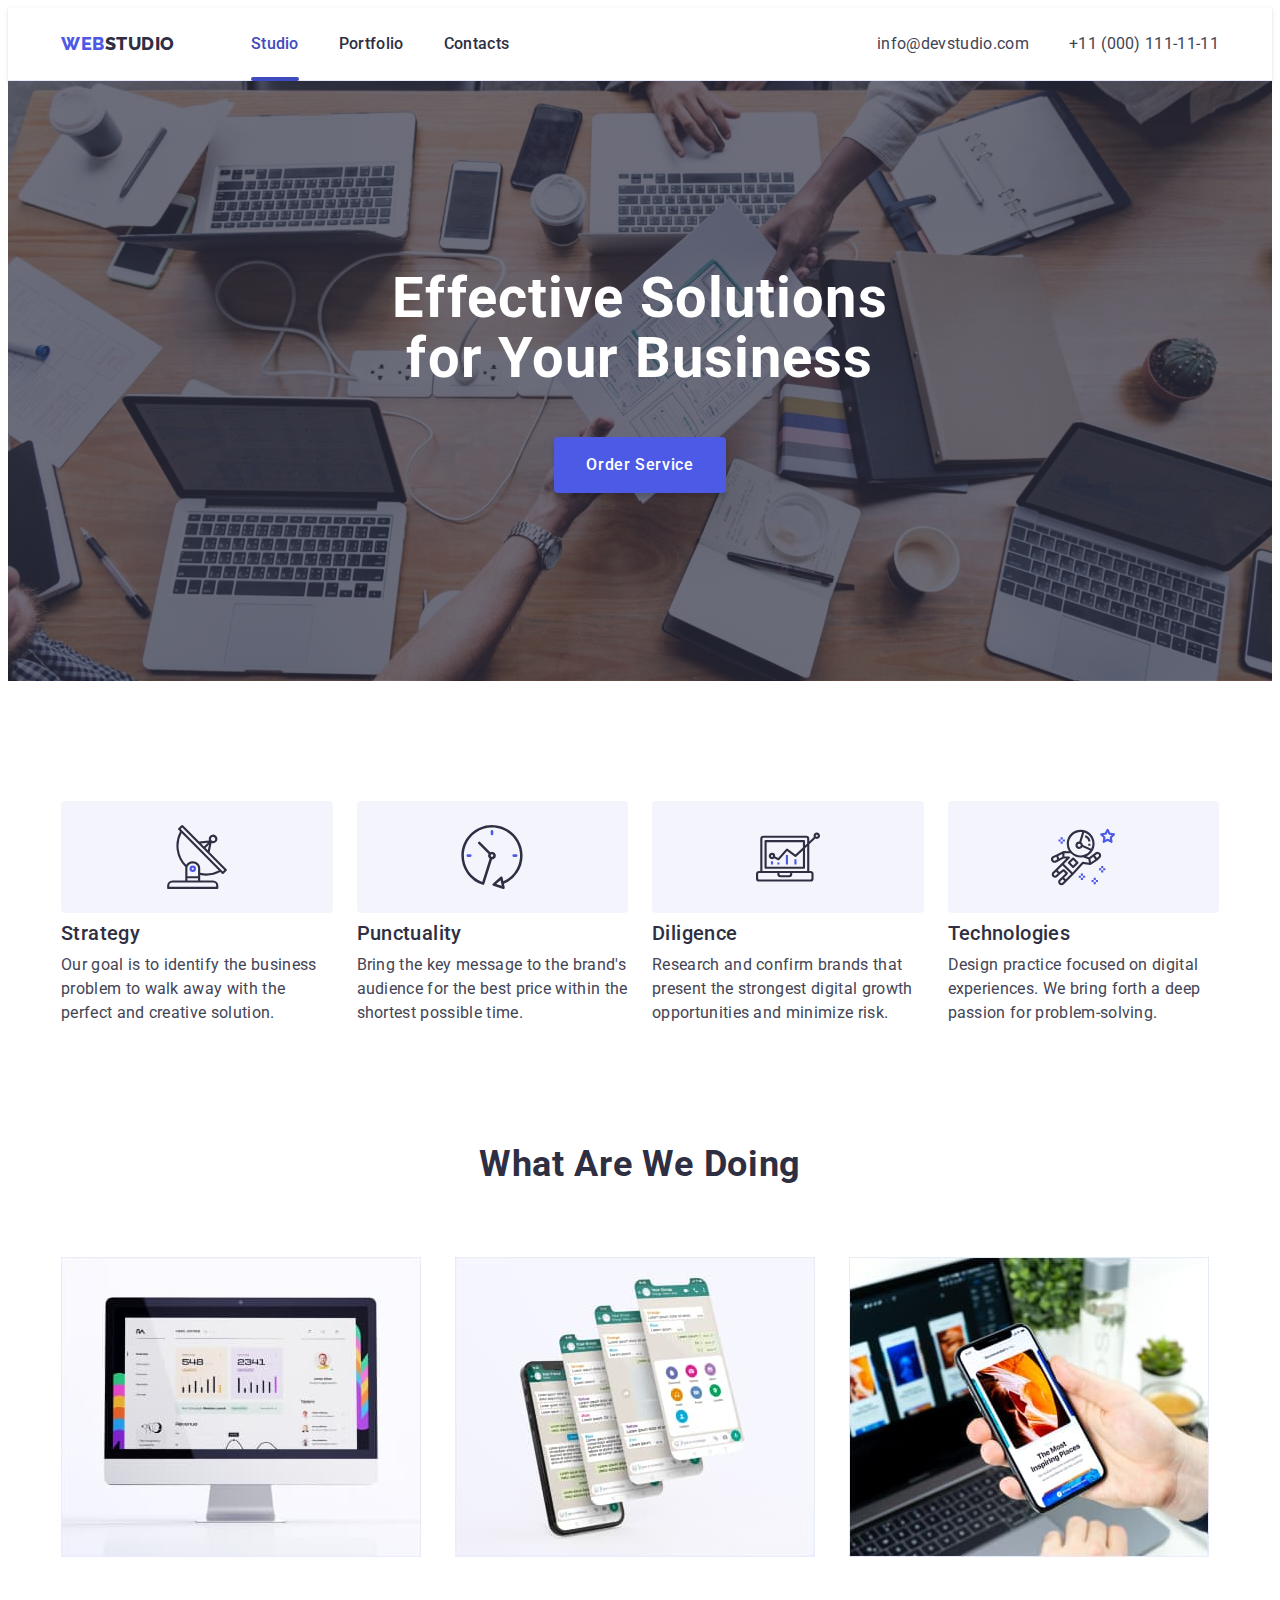
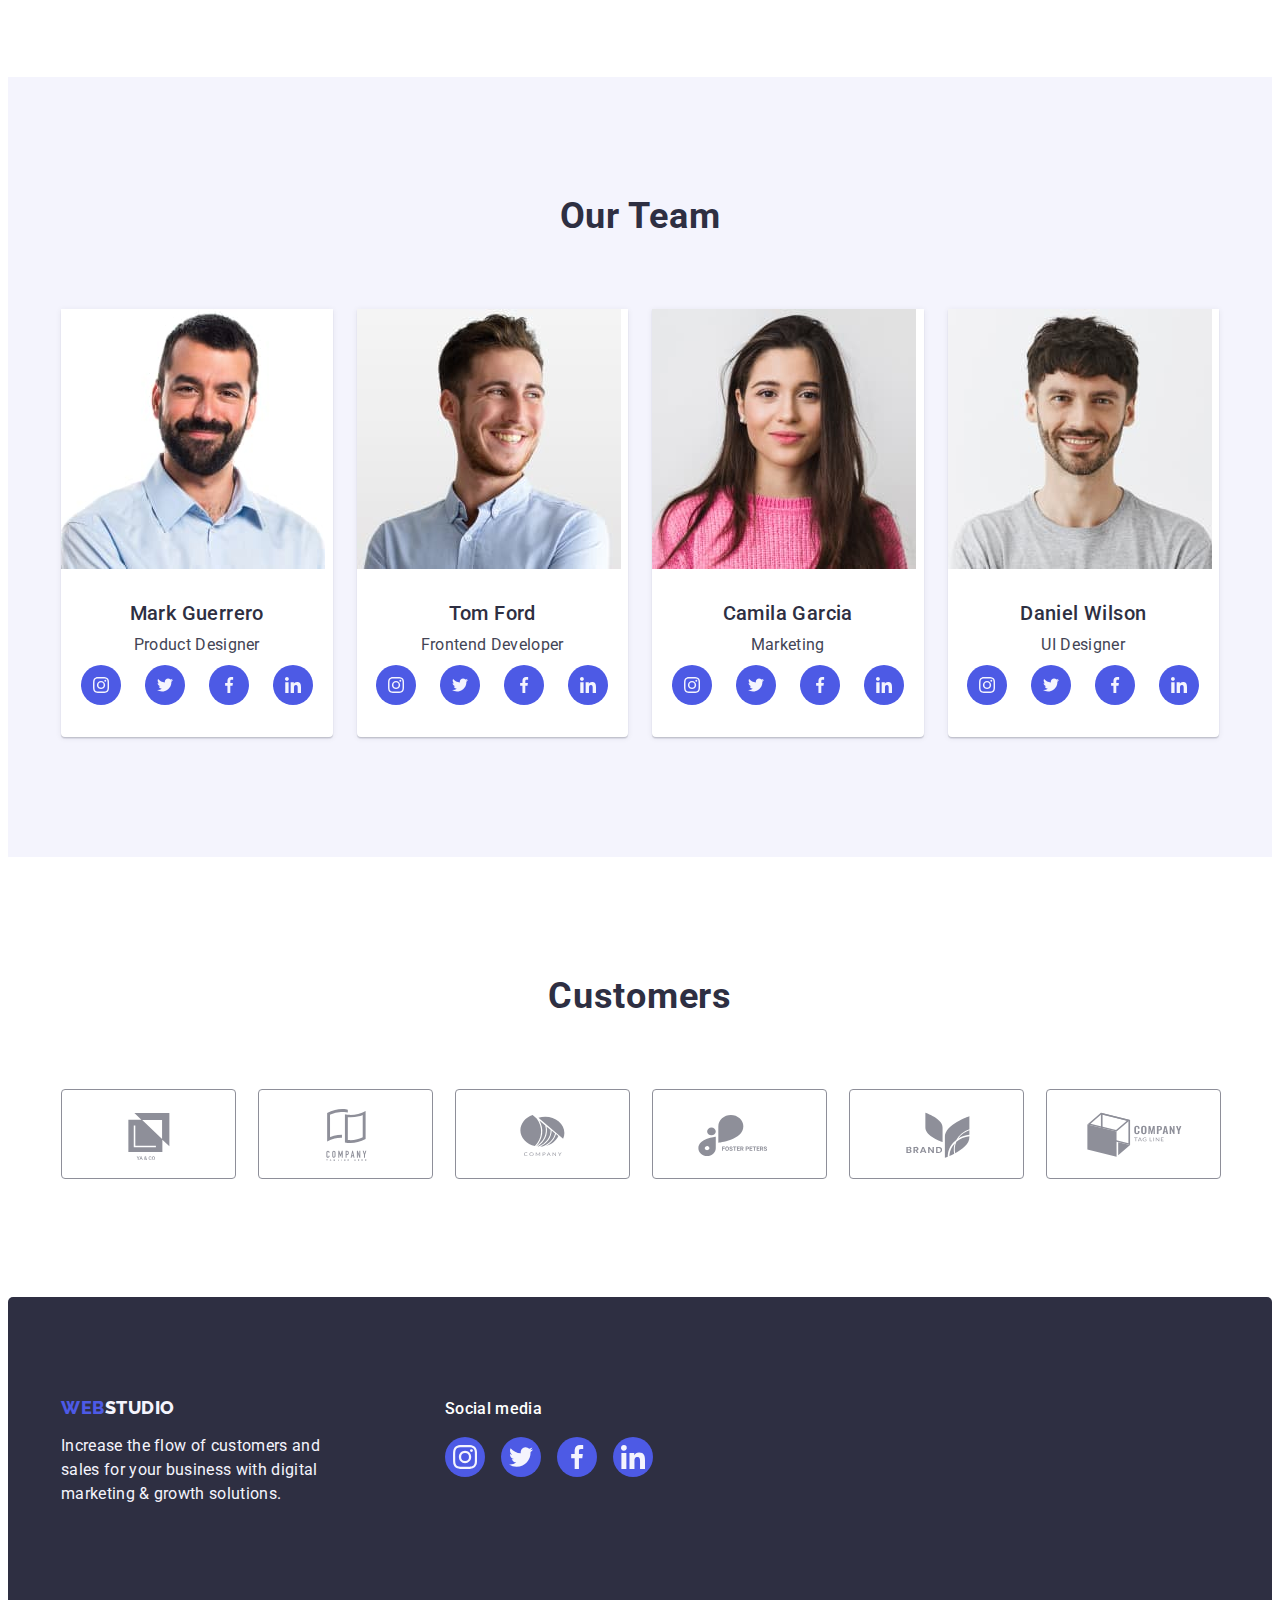
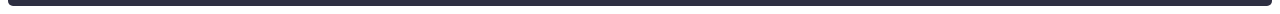
<file: index.html>
<!DOCTYPE html>
<html lang="en">

<head>
    <meta charset="UTF-8" />
    <meta http-equiv="X-UA-Compatible" content="IE=edge" />
    <meta name="viewport" content="width=device-width, initial-scale=1.0" />
    <link rel="preconnect" href="https://fonts.googleapis.com" />
    <link rel="preconnect" href="https://fonts.gstatic.com" crossorigin />
    <link
        href="https://fonts.googleapis.com/css2?family=Raleway:wght@800&family=Roboto:wght@400;500;700;900&display=swap"
        rel="stylesheet" />
    <link rel="stylesheet" href="https://cdnjs.cloudflare.com/ajax/libs/modern-normalize/2.0.0/modern-normalize.min.css"
        integrity="sha512-4xo8blKMVCiXpTaLzQSLSw3KFOVPWhm/TRtuPVc4WG6kUgjH6J03IBuG7JZPkcWMxJ5huwaBpOpnwYElP/m6wg=="
        crossorigin="anonymous" referrerpolicy="no-referrer" />
    <link rel="stylesheet" href="./css/styles.css" />
    <title>Webstudio</title>
</head>

<body>
    <header class="header">
        <div class="container container-nav">
            <nav class="navigation">
                <a href="./index.html" class="logo link logo-head">Web<span class="logo-header">Studio</span></a>
                <ul class="list sate-navigation">
                    <li><a href="./index.html" class="sate-nav link current">Studio</a></li>
                    <li>
                        <a href="./portfolio.html" class="sate-nav link">Portfolio</a>
                    </li>
                    <li><a href="" class="sate-nav link">Contacts</a></li>
                </ul>
            </nav>
            <address class="address">
                <ul class="address-list list">
                    <li>
                        <a href="mailto:info@devstudio.com" class="address-link link">info@devstudio.com</a>
                    </li>
                    <li>
                        <a href="tel:+110001111111" class="address-link link">+11 (000) 111-11-11</a>
                    </li>
                </ul>
            </address>
        </div>
    </header>

    <main>
        <section class="hero">
            <div class="container container-hero">
                <h1 class="hero-title">Effective Solutions for Your Business</h1>
                <button type="button" class="button" data-modal-open>Order Service</button>
            </div>
        </section>

        <section class="section">
            <div class="container container-strategy">
                <h2 class="visually-hidden" hidden>Features</h2>
                <ul class="list">
                    <li class="strategy-list">
                        <div class="strategy-item">
                            <svg class="strategy-icon" width="64" height="64">
                                <use href="./images/icons.svg#icon-antenna"></use>
                            </svg>
                        </div>
                        <h3 class="section-list">Strategy</h3>
                        <p class="text">
                            Our goal is to identify the business problem to walk away with the perfect and
                            creative solution.
                        </p>
                    </li>
                    <li class="strategy-list">
                        <div class="strategy-item">
                            <svg class="strategy-icon" width="64" height="64">
                                <use href="./images/icons.svg#icon-clock"></use>
                            </svg>
                        </div>
                        <h3 class="section-list">Punctuality</h3>
                        <p class="text">
                            Bring the key message to the brand's audience for the best price within the shortest
                            possible time.
                        </p>
                    </li>
                    <li class="strategy-list">
                        <div class="strategy-item">
                            <svg class="strategy-icon" width="64" height="64">
                                <use href="./images/icons.svg#icon-diagram"></use>
                            </svg>
                        </div>
                        <h3 class="section-list">Diligence</h3>
                        <p class="text">
                            Research and confirm brands that present the strongest digital growth opportunities
                            and minimize risk.
                        </p>
                    </li>
                    <li class="strategy-list">
                        <div class="strategy-item">
                            <svg class="strategy-icon" width="64" height="64">
                                <use href="./images/icons.svg#icon-astronaut"></use>
                            </svg>
                        </div>
                        <h3 class="section-list">Technologies</h3>
                        <p class="text">
                            Design practice focused on digital experiences. We bring forth a deep passion for
                            problem-solving.
                        </p>
                    </li>
                </ul>
            </div>
        </section>

        <section class="section-work">
            <div class="container container-work">
                <h2 class="section-title">What are we doing</h2>
                <ul class="list">
                    <li class="work-list">
                        <img src="./images/img1.jpg" alt="Computer" width="360" height="300" />
                    </li>
                    <li class="work-list">
                        <img src="./images/img2.jpg" alt="Application" width="360" height="300" />
                    </li>
                    <li class="work-list">
                        <img src="./images/img3.jpg" alt="Gagets" width="360" height="300" />
                    </li>
                </ul>
            </div>
        </section>

        <section class="section-cloud">
            <div class="container">
                <h2 class="section-title">Our Team</h2>
                <ul class="list">
                    <li class="cloud-list">
                        <img src="./images/Mark-Guerrero.jpg" alt="Mark Guerrero" width="264" height="260" />
                        <div class="text-team">
                            <h3 class="section-list team">Mark Guerrero</h3>
                            <p class="text team">Product Designer</p>
                            <ul class="team-soc-list list">
                                <li class="team-soc-item">
                                    <a href="" class="team-soc-link link" target="_blank" rel="noreferrer noopener">
                                        <svg class="team-soc-icon" width="16" height="16">
                                            <use href="./images/icons.svg#icon-instagram"></use>
                                        </svg>
                                    </a>
                                </li>
                                <li class="team-soc-item">
                                    <a href="" class="team-soc-link link" target="_blank" rel="noreferrer noopener">
                                        <svg class="team-soc-icon" width="16" height="16">
                                            <use href="./images/icons.svg#icon-twitter"></use>
                                        </svg>
                                    </a>
                                </li>
                                <li class="team-soc-item">
                                    <a href="" class="team-soc-link link" target="_blank" rel="noreferrer noopener">
                                        <svg class="team-soc-icon" width="16" height="16">
                                            <use href="./images/icons.svg#icon-facebook"></use>
                                        </svg>
                                    </a>
                                </li>
                                <li class="team-soc-item">
                                    <a href="" class="team-soc-link link" target="_blank" rel="noreferrer noopener">
                                        <svg class="team-soc-icon" width="16" height="16">
                                            <use href="./images/icons.svg#icon-linkedin"></use>
                                        </svg>
                                    </a>
                                </li>
                            </ul>
                        </div>
                    </li>
                    <li class="cloud-list">
                        <img src="./images/Tom-Ford.jpg" alt="Tom Ford" width="264" height="260" />
                        <div class="text-team">
                            <h3 class="section-list team">Tom Ford</h3>
                            <p class="text team">Frontend Developer</p>
                            <ul class="team-soc-list list">
                                <li class="team-soc-item">
                                    <a href="" class="team-soc-link link" target="_blank" rel="noreferrer noopener">
                                        <svg class="team-soc-icon" width="16" height="16">
                                            <use href="./images/icons.svg#icon-instagram"></use>
                                        </svg>
                                    </a>
                                </li>
                                <li class="team-soc-item">
                                    <a href="" class="team-soc-link link" target="_blank" rel="noreferrer noopener">
                                        <svg class="team-soc-icon" width="16" height="16">
                                            <use href="./images/icons.svg#icon-twitter"></use>
                                        </svg>
                                    </a>
                                </li>
                                <li class="team-soc-item">
                                    <a href="" class="team-soc-link link" target="_blank" rel="noreferrer noopener">
                                        <svg class="team-soc-icon" width="16" height="16">
                                            <use href="./images/icons.svg#icon-facebook"></use>
                                        </svg>
                                    </a>
                                </li>
                                <li class="team-soc-item">
                                    <a href="" class="team-soc-link link" target="_blank" rel="noreferrer noopener">
                                        <svg class="team-soc-icon" width="16" height="16">
                                            <use href="./images/icons.svg#icon-linkedin"></use>
                                        </svg>
                                    </a>
                                </li>
                            </ul>
                        </div>
                    </li>
                    <li class="cloud-list">
                        <img src="./images/Camila-Garcia.jpg" alt="Camila Garcia" width="264" height="260" />
                        <div class="text-team">
                            <h3 class="section-list team">Camila Garcia</h3>
                            <p class="text team">Marketing</p>
                            <ul class="team-soc-list list">
                                <li class="team-soc-item">
                                    <a href="" class="team-soc-link link" target="_blank" rel="noreferrer noopener">
                                        <svg class="team-soc-icon" width="16" height="16">
                                            <use href="./images/icons.svg#icon-instagram"></use>
                                        </svg>
                                    </a>
                                </li>
                                <li class="team-soc-item">
                                    <a href="" class="team-soc-link link" target="_blank" rel="noreferrer noopener">
                                        <svg class="team-soc-icon" width="16" height="16">
                                            <use href="./images/icons.svg#icon-twitter"></use>
                                        </svg>
                                    </a>
                                </li>
                                <li class="team-soc-item">
                                    <a href="" class="team-soc-link link" target="_blank" rel="noreferrer noopener">
                                        <svg class="team-soc-icon" width="16" height="16">
                                            <use href="./images/icons.svg#icon-facebook"></use>
                                        </svg>
                                    </a>
                                </li>
                                <li class="team-soc-item">
                                    <a href="" class="team-soc-link link" target="_blank" rel="noreferrer noopener">
                                        <svg class="team-soc-icon" width="16" height="16">
                                            <use href="./images/icons.svg#icon-linkedin"></use>
                                        </svg>
                                    </a>
                                </li>
                            </ul>
                        </div>
                    </li>
                    <li class="cloud-list">
                        <img src="./images/Daniel-Wilson.jpg" alt="Daniel Wilson" width="264" height="260" />
                        <div class="text-team">
                            <h3 class="section-list team">Daniel Wilson</h3>
                            <p class="text team">UI Designer</p>
                            <ul class="team-soc-list list">
                                <li class="team-soc-item">
                                    <a href="" class="team-soc-link link" target="_blank" rel="noreferrer noopener">
                                        <svg class="team-soc-icon" width="16" height="16">
                                            <use href="./images/icons.svg#icon-instagram"></use>
                                        </svg>
                                    </a>
                                </li>
                                <li class="team-soc-item">
                                    <a href="" class="team-soc-link link" target="_blank" rel="noreferrer noopener">
                                        <svg class="team-soc-icon" width="16" height="16">
                                            <use href="./images/icons.svg#icon-twitter"></use>
                                        </svg>
                                    </a>
                                </li>
                                <li class="team-soc-item">
                                    <a href="" class="team-soc-link link" target="_blank" rel="noreferrer noopener">
                                        <svg class="team-soc-icon" width="16" height="16">
                                            <use href="./images/icons.svg#icon-facebook"></use>
                                        </svg>
                                    </a>
                                </li>
                                <li class="team-soc-item">
                                    <a href="" class="team-soc-link link" target="_blank" rel="noreferrer noopener">
                                        <svg class="team-soc-icon" width="16" height="16">
                                            <use href="./images/icons.svg#icon-linkedin"></use>
                                        </svg>
                                    </a>
                                </li>
                            </ul>
                        </div>
                    </li>
                </ul>
            </div>
        </section>

        <section class="section">
            <div class="container">
                <h2 class="section-title">Customers</h2>
                <ul class="list customers-list">
                    <li class="customers-item">
                        <a href="" class="customers-link link" target="_blank" rel="noreferrer noopener">
                            <svg class="customers-icon" width="104" height="56">
                                <use href="./images/icons.svg#icon-ya-co"></use>
                            </svg>
                        </a>
                    </li>
                    <li class="customers-item">
                        <a href="" class="customers-link link" target="_blank" rel="noreferrer noopener">
                            <svg class="customers-icon" width="104" height="56">
                                <use href="./images/icons.svg#icon-tag-line-here"></use>
                            </svg>
                        </a>
                    </li>
                    <li class="customers-item">
                        <a href="" class="customers-link link" target="_blank" rel="noreferrer noopener">
                            <svg class="customers-icon" width="104" height="56">
                                <use href="./images/icons.svg#icon-company"></use>
                            </svg>
                        </a>
                    </li>
                    <li class="customers-item">
                        <a href="" class="customers-link link" target="_blank" rel="noreferrer noopener">
                            <svg class="customers-icon" width="104" height="56">
                                <use href="./images/icons.svg#icon-foster-peters"></use>
                            </svg>
                        </a>
                    </li>
                    <li class="customers-item">
                        <a href="" class="customers-link link" target="_blank" rel="noreferrer noopener">
                            <svg class="customers-icon" width="104" height="56">
                                <use href="./images/icons.svg#icon-brand"></use>
                            </svg>
                        </a>
                    </li>
                    <li class="customers-item">
                        <a href="" class="customers-link link" target="_blank" rel="noreferrer noopener">
                            <svg class="customers-icon" width="104" height="56">
                                <use href="./images/icons.svg#icon-tag-line"></use>
                            </svg>
                        </a>
                    </li>
                </ul>
            </div>
        </section>
    </main>

    <footer class="footer">
        <div class="container container-footer">
            <div class="footer-logo">
                <a href="./index.html" class="logo link logo-foot">Web<span class="logo-footer">Studio</span></a>
                <p class="footer-text">
                    Increase the flow of customers and sales for your business with digital marketing &
                    growth solutions.
                </p>
            </div>
            <div class="footer-social">
                <p class="footer-social-text">Social media</p>
                <ul class="footer-soc-list list">
                    <li class="team-soc-item">
                        <a href="" class="footer-soc-link link" target="_blank" rel="noreferrer noopener">
                            <svg class="footer-soc-icon" width="24" height="24">
                                <use href="./images/icons.svg#icon-instagram"></use>
                            </svg>
                        </a>
                    </li>
                    <li class="team-soc-item">
                        <a href="" class="footer-soc-link link" target="_blank" rel="noreferrer noopener">
                            <svg class="footer-soc-icon" width="24" height="24">
                                <use href="./images/icons.svg#icon-twitter"></use>
                            </svg>
                        </a>
                    </li>
                    <li class="team-soc-item">
                        <a href="" class="footer-soc-link link" target="_blank" rel="noreferrer noopener">
                            <svg class="footer-soc-icon" width="24" height="24">
                                <use href="./images/icons.svg#icon-facebook"></use>
                            </svg>
                        </a>
                    </li>
                    <li class="team-soc-item">
                        <a href="" class="footer-soc-link link" target="_blank" rel="noreferrer noopener">
                            <svg class="footer-soc-icon" width="24" height="24">
                                <use href="./images/icons.svg#icon-linkedin"></use>
                            </svg>
                        </a>
                    </li>
                </ul>
            </div>
        </div>
    </footer>

    <div class="backdrop is-hidden" data-modal>
        <div class="modal">
            <button type="button" class="close-icon-modal" data-modal-close>
                <svg class="close-icon" width="8" height="8">
                    <use href="./images/icons.svg#icon-close-black"></use>
                </svg>
            </button>
        </div>
    </div>

    <script src="./js/modal.js"></script>
</body>

</html>
</file>
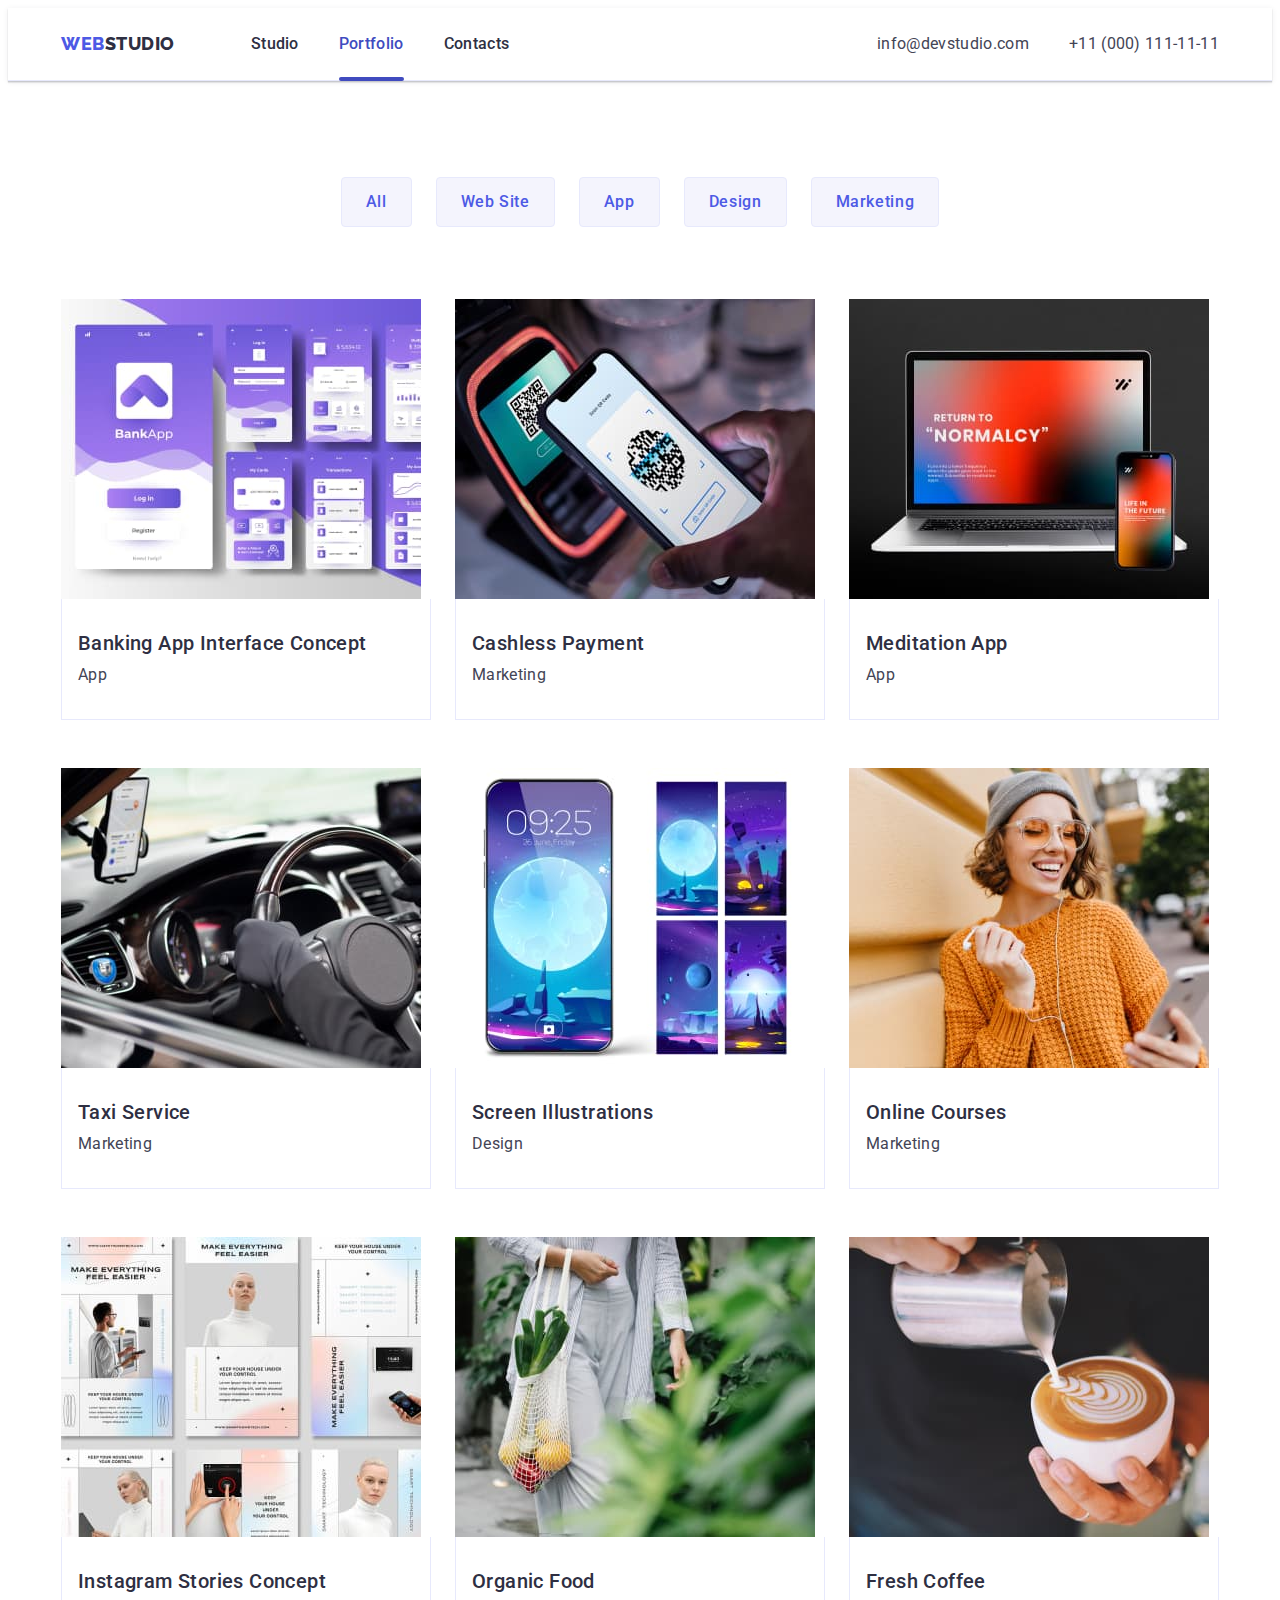
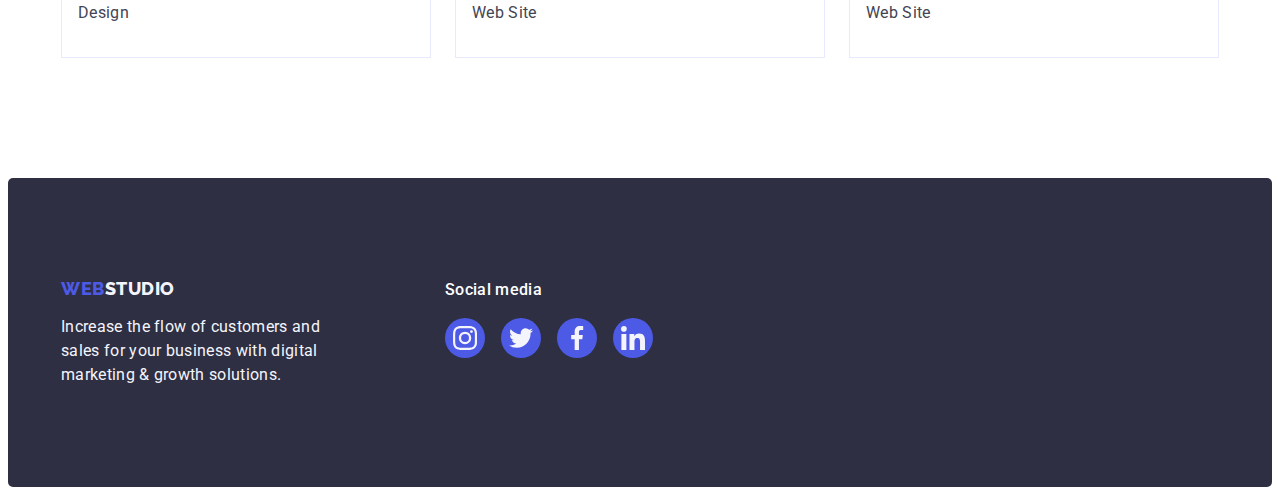
<file: portfolio.html>
<!DOCTYPE html>
<html lang="en">

<head>
    <meta charset="UTF-8" />
    <meta http-equiv="X-UA-Compatible" content="IE=edge" />
    <meta name="viewport" content="width=device-width, initial-scale=1.0" />
    <link rel="preconnect" href="https://fonts.googleapis.com" />
    <link rel="preconnect" href="https://fonts.gstatic.com" crossorigin />
    <link
        href="https://fonts.googleapis.com/css2?family=Raleway:wght@800&family=Roboto:wght@400;500;700;900&display=swap"
        rel="stylesheet" />
    <link rel="stylesheet" href="https://cdnjs.cloudflare.com/ajax/libs/modern-normalize/2.0.0/modern-normalize.min.css"
        integrity="sha512-4xo8blKMVCiXpTaLzQSLSw3KFOVPWhm/TRtuPVc4WG6kUgjH6J03IBuG7JZPkcWMxJ5huwaBpOpnwYElP/m6wg=="
        crossorigin="anonymous" referrerpolicy="no-referrer" />
    <link rel="stylesheet" href="./css/styles.css" />
    <title>Portfolio</title>
</head>

<body>
    <header class="header">
        <div class="container container-nav">
            <nav class="navigation">
                <a href="./index.html" class="logo link logo-head">Web<span class="logo-header">Studio</span></a>
                <ul class="list sate-navigation">
                    <li><a href="./index.html" class="sate-nav link">Studio</a></li>
                    <li>
                        <a href="./portfolio.html" class="sate-nav link current">Portfolio</a>
                    </li>
                    <li><a href="" class="sate-nav link">Contacts</a></li>
                </ul>
            </nav>
            <address class="address">
                <ul class="address-list list">
                    <li>
                        <a href="mailto:info@devstudio.com" class="address-link link">info@devstudio.com</a>
                    </li>
                    <li>
                        <a href="tel:+110001111111" class="address-link link">+11 (000) 111-11-11</a>
                    </li>
                </ul>
            </address>
        </div>
    </header>
    <main>
        <section class="section-portfolio">
            <div class="container">
                <h1 class="visually-hidden" hidden>Works filter</h1>
                <ul class="list button-list">
                    <li><button type="button" class="button-portfolio">All</button></li>
                    <li><button type="button" class="button-portfolio">Web Site</button></li>
                    <li><button type="button" class="button-portfolio">App</button></li>
                    <li><button type="button" class="button-portfolio">Design</button></li>
                    <li><button type="button" class="button-portfolio">Marketing</button></li>
                </ul>
                <ul class="list gallery-list">
                    <li class="image link">
                        <a class="image-link link" href="">
                            <div class="gallery-cover-wrap">
                                <img src="./images/portfolio-img-1.jpg" alt="Banking App Interface Concept" width="360"
                                    height="300" />
                                <p class="gallery-cover-text">
                                    14 Stylish and User-Friendly App Design Concepts · Task Manager App · Calorie
                                    Tracker App · Exotic Fruit Ecommerce App · Cloud Storage App
                                </p>
                            </div>
                            <div class="gallery-text">
                                <h2 class="section-list">Banking App Interface Concept</h2>
                                <p class="text">App</p>
                            </div>
                        </a>
                    </li>
                    <li class="image link">
                        <a class="image-link link" href="">
                            <div class="gallery-cover-wrap">
                                <img src="./images/portfolio-img-2.jpg" alt="Cashless Payment" width="360" height="300" />
                                <p class="gallery-cover-text">
                                    14 Stylish and User-Friendly App Design Concepts · Task Manager App · Calorie
                                    Tracker App · Exotic Fruit Ecommerce App · Cloud Storage App
                                </p>
                            </div>
                            <div class="gallery-text">
                                <h2 class="section-list">Cashless Payment</h2>
                                <p class="text">Marketing</p>
                            </div>
                        </a>
                    </li>
                    <li class="image link">
                        <a class="image-link link" href="">
                            <div class="gallery-cover-wrap">
                                <img src="./images/portfolio-img-3.jpg" alt="Meditation App" width="360" height="300" />
                                <p class="gallery-cover-text">
                                    14 Stylish and User-Friendly App Design Concepts · Task Manager App · Calorie
                                    Tracker App · Exotic Fruit Ecommerce App · Cloud Storage App
                                </p>
                            </div>
                            <div class="gallery-text">
                                <h2 class="section-list">Meditation App</h2>
                                <p class="text">App</p>
                            </div>
                        </a>
                    </li>
                    <li class="image link">
                        <a class="image-link link" href="">
                            <div class="gallery-cover-wrap">
                                <img src="./images/portfolio-img-4.jpg" alt="Taxi Service" width="360" height="300" />
                                <p class="gallery-cover-text">
                                    14 Stylish and User-Friendly App Design Concepts · Task Manager App · Calorie
                                    Tracker App · Exotic Fruit Ecommerce App · Cloud Storage App
                                </p>
                            </div>
                            <div class="gallery-text">
                                <h2 class="section-list">Taxi Service</h2>
                                <p class="text">Marketing</p>
                            </div>
                        </a>
                    </li>
                    <li class="image link">
                        <a class="image-link link" href="">
                            <div class="gallery-cover-wrap">
                                <img src="./images/portfolio-img-5.jpg" alt="Screen Illustrations" width="360"
                                    height="300" />
                                <p class="gallery-cover-text">
                                    14 Stylish and User-Friendly App Design Concepts · Task Manager App · Calorie
                                    Tracker App · Exotic Fruit Ecommerce App · Cloud Storage App
                                </p>
                            </div>
                            <div class="gallery-text">
                                <h2 class="section-list">Screen Illustrations</h2>
                                <p class="text">Design</p>
                            </div>
                        </a>
                    </li>
                    <li class="image link">
                        <a class="image-link link" href="">
                            <div class="gallery-cover-wrap">
                                <img src="./images/portfolio-img-6.jpg" alt="Online Courses" width="360" height="300" />
                                <p class="gallery-cover-text">
                                    14 Stylish and User-Friendly App Design Concepts · Task Manager App · Calorie
                                    Tracker App · Exotic Fruit Ecommerce App · Cloud Storage App
                                </p>
                            </div>
                            <div class="gallery-text">
                                <h2 class="section-list">Online Courses</h2>
                                <p class="text">Marketing</p>
                            </div>
                        </a>
                    </li>
                    <li class="image link">
                        <a class="image-link link" href="">
                            <div class="gallery-cover-wrap">
                                <img src="./images/portfolio-img-7.jpg" alt="Instagram Stories Concept" width="360"
                                    height="300" />
                                <p class="gallery-cover-text">
                                    14 Stylish and User-Friendly App Design Concepts · Task Manager App · Calorie
                                    Tracker App · Exotic Fruit Ecommerce App · Cloud Storage App
                                </p>
                            </div>
                            <div class="gallery-text">
                                <h2 class="section-list">Instagram Stories Concept</h2>
                                <p class="text">Design</p>
                            </div>
                        </a>
                    </li>
                    <li class="image link">
                        <a class="image-link link" href="">
                            <div class="gallery-cover-wrap">
                                <img src="./images/portfolio-img-8.jpg" alt="Organic Food" width="360" height="300" />
                                <p class="gallery-cover-text">
                                    14 Stylish and User-Friendly App Design Concepts · Task Manager App · Calorie
                                    Tracker App · Exotic Fruit Ecommerce App · Cloud Storage App
                                </p>
                            </div>
                            <div class="gallery-text">
                                <h2 class="section-list">Organic Food</h2>
                                <p class="text">Web Site</p>
                            </div>
                        </a>
                    </li>
                    <li class="image link">
                        <a class="image-link link" href="">
                            <div class="gallery-cover-wrap">
                                <img src="./images/portfolio-img-9.jpg" alt="Fresh Coffee" width="360" height="300" />
                                <p class="gallery-cover-text">
                                    14 Stylish and User-Friendly App Design Concepts · Task Manager App · Calorie
                                    Tracker App · Exotic Fruit Ecommerce App · Cloud Storage App
                                </p>
                            </div>
                            <div class="gallery-text">
                                <h2 class="section-list">Fresh Coffee</h2>
                                <p class="text">Web Site</p>
                            </div>
                        </a>
                    </li>
                </ul>
            </div>
        </section>
    </main>

    <footer class="footer">
        <div class="container container-footer">
            <div class="footer-logo">
                <a href="./index.html" class="logo link logo-foot">Web<span class="logo-footer">Studio</span></a>
                <p class="footer-text">
                    Increase the flow of customers and sales for your business with digital marketing &
                    growth solutions.
                </p>
            </div>
            <div class="footer-social">
                <p class="footer-social-text">Social media</p>
                <ul class="footer-soc-list list">
                    <li class="team-soc-item">
                        <a href="" class="footer-soc-link link" target="_blank" rel="noreferrer noopener">
                            <svg class="footer-soc-icon" width="24" height="24">
                                <use href="./images/icons.svg#icon-instagram"></use>
                            </svg>
                        </a>
                    </li>
                    <li class="team-soc-item">
                        <a href="" class="footer-soc-link link" target="_blank" rel="noreferrer noopener">
                            <svg class="footer-soc-icon" width="24" height="24">
                                <use href="./images/icons.svg#icon-twitter"></use>
                            </svg>
                        </a>
                    </li>
                    <li class="team-soc-item">
                        <a href="" class="footer-soc-link link" target="_blank" rel="noreferrer noopener">
                            <svg class="footer-soc-icon" width="24" height="24">
                                <use href="./images/icons.svg#icon-facebook"></use>
                            </svg>
                        </a>
                    </li>
                    <li class="team-soc-item">
                        <a href="" class="footer-soc-link link" target="_blank" rel="noreferrer noopener">
                            <svg class="footer-soc-icon" width="24" height="24">
                                <use href="./images/icons.svg#icon-linkedin"></use>
                            </svg>
                        </a>
                    </li>
                </ul>
            </div>
        </div>
    </footer>
</body>

</html>
</file>
<file: css/styles.css>
:root {
    --header-color: #2e2f42;
    --link-color: #4d5ae5;
    --text-color: #434455;
    --cloud-footer-color: #f4f4fd;
    --hero-bkgrd-color: #ffffff;
    --hover-color: #404bbf;
    --border-color: #e7e9fc;
    --hover-soc: #31d0aa;
    --customers-icon: #8e8f99;
    --modal-bg-box-color: #fcfcfc;
    --modal-bg-color: rgba(46, 47, 66, 0.4);
    --primary-font: 'Roboto', sans-serif;
    --secondary-font: 'Raleway', sans-serif;
}

p,
h1,
h2,
h3,
h4,
h5,
h6 {
    margin: 0;
}

ul,
ol {
    margin: 0;
    padding: 0;
}

img {
    display: block;
    max-width: 100%;
    height: auto;
}

body {
    font-family: var(--primary-font);
    background-color: var(--hero-bkgrd-color);
    color: var(--text-color);
}

.container {
    width: 1158px;
    padding: 0 15px;
    margin: 0 auto;
}

.list {
    list-style: none;
    display: flex;
    gap: 24px;
}

.logo {
    font-family: var(--secondary-font);
    font-weight: 800;
    font-size: 18px;
    line-height: 1.17;
    letter-spacing: 0.03em;
    text-transform: uppercase;
    color: var(--link-color);
}

.visually-hidden {
    position: absolute;
    width: 1px;
    height: 1px;
    margin: -1px;
    border: 0;
    padding: 0;
    white-space: nowrap;
    clip-path: inset(100%);
    clip: rect(0 0 0 0);
    overflow: hidden;
}

.link {
    text-decoration: none;
}

.section {
    padding-top: 120px;
    padding-bottom: 120px;
}

/*------------- Header -------------*/

.logo-head {
    margin-right: 76px;
    padding: 24px 0;
}

.logo-header {
    color: var(--header-color);
}

.header {
    border-bottom: 1px solid var(--border-color);
    box-shadow: 0px 2px 1px rgba(46, 47, 66, 0.08), 0px 1px 1px rgba(46, 47, 66, 0.16),
        0px 1px 6px rgba(46, 47, 66, 0.08);
}

.container-nav {
    display: flex;
}

.navigation {
    display: flex;
    align-items: center;
}

.sate-nav.link:hover,
.sate-nav.link:focus,
.address-link.link:hover,
.address-link.link:focus,
.sate-nav.current {
    color: var(--hover-color);
}

.sate-navigation {
    display: flex;
    gap: 40px;
}

.sate-nav {
    font-weight: 500;
    line-height: 1.5;
    letter-spacing: 0.02em;
    color: var(--header-color);
    padding: 24px 0;
    position: relative;
    display: block;
    transition: color 250ms cubic-bezier(0.4, 0, 0.2, 1);
}

.sate-nav::after {
    content: '';
    position: absolute;
    left: 0;
    bottom: -1px;
    width: 100%;
    height: 4px;
    background-color: var(--hover-color);
    border-radius: 2px;
    transform: scaleX(0);
    transition: transform 250ms cubic-bezier(0.4, 0, 0.2, 1);
}

.sate-nav:focus::after,
.sate-nav:hover::after,
.sate-nav.current::after {
    transform: scaleX(1);
}

.address {
    display: flex;
    margin-left: auto;
    align-items: center;
}

.address-list {
    gap: 40px;
}

.address-link {
    line-height: 1.5;
    letter-spacing: 0.02em;
    color: var(--text-color);
    font-style: normal;
    color: var(--text-color);
    padding: 24px 0;
    transition: color 250ms cubic-bezier(0.4, 0, 0.2, 1);
}

/*------------- Hero -------------*/

.hero {
    background: var(--header-color);
    padding: 188px 0;
    max-width: 1440px;
    max-height: 600px;
    margin: 0 auto;
    background-image: linear-gradient(rgba(46, 47, 66, 0.7), rgba(46, 47, 66, 0.7)),
        url(../images/people-office.jpg);
    background-repeat: no-repeat;
    background-position: center;
    background-size: cover;
}

.container-hero {
    align-items: center;
    display: flex;
    flex-direction: column;
}

.hero-title {
    font-size: 56px;
    line-height: 60px;
    text-align: center;
    letter-spacing: 0.02em;
    line-height: 1.07;
    color: var(--hero-bkgrd-color);
    margin-bottom: 48px;
    max-width: 496px;
}

.button {
    font-family: var(--primary-font);
    font-weight: 500;
    font-size: 16px;
    line-height: 1.5;
    letter-spacing: 0.04em;
    color: var(--hero-bkgrd-color);
    background-color: var(--link-color);
    cursor: pointer;
    box-shadow: 0px 4px 4px rgba(0, 0, 0, 0.15);
    border-radius: 4px;
    padding: 16px 32px;
    min-width: 169px;
    height: 56px;
    border: none;
    transition: background-color 250ms cubic-bezier(0.4, 0, 0.2, 1);
}

.button:hover,
.button:focus {
    background-color: var(--hover-color);
}

/*------------- Strategy -------------*/

.strategy-list {
    width: calc((100% - 3 * 24px) / 4);
}

.strategy-item {
    width: 100%;
    height: 112px;
    background-color: var(--cloud-footer-color);
    border-radius: 4px;
    display: flex;
    justify-content: center;
    align-items: center;
    margin-bottom: 8px;
}

.strategy-icon {
    width: 64px;
    height: 64px;
}

.container-work {
    display: flex;
    flex-direction: column;
}

/*------------- Work -------------*/

.section-work {
    padding-bottom: 120px;
}

.section-title {
    font-size: 36px;
    line-height: 1.11;
    text-align: center;
    letter-spacing: 0.02em;
    text-transform: capitalize;
    color: var(--header-color);
    margin-bottom: 72px;
}

.work-list {
    width: calc((100% - 2 * 24px) / 3);
}

/*------------- Cloud -------------*/

.section-cloud {
    padding: 120px 0;
    background: var(--cloud-footer-color);
}

.cloud-list {
    background-color: var(--hero-bkgrd-color);
    width: calc((100% - 3 * 24px) / 4);
    border-radius: 0px 0px 4px 4px;
    box-shadow: 0px 1px 6px rgba(46, 47, 66, 0.08), 0px 1px 1px rgba(46, 47, 66, 0.16),
        0px 2px 1px rgba(46, 47, 66, 0.08);
}

.section-list {
    font-weight: 500;
    font-size: 20px;
    line-height: 1.2;
    letter-spacing: 0.02em;
    color: var(--header-color);
    margin-bottom: 8px;
}

.text-team {
    padding: 32px 16px;
}

.text {
    color: var(--text-color);
    line-height: 1.5;
    letter-spacing: 0.02em;
}

.team {
    text-align: center;
}

.team-soc-list {
    display: flex;
    justify-content: center;
    gap: 24px;
    margin-top: 8px;
}

.team-soc-item {
    width: 40px;
    height: 40px;
}

.team-soc-link {
    width: 100%;
    height: 100%;
    border-radius: 50%;
    display: flex;
    background-color: var(--link-color);
    align-items: center;
    justify-content: center;
    cursor: pointer;
    transition: background-color 250ms cubic-bezier(0.4, 0, 0.2, 1);
}

.team-soc-link:hover,
.team-soc-link:focus {
    background-color: var(--hover-color);
    animation: social-icon 1000ms;
}

.team-soc-icon {
    width: 16px;
    height: 16px;
    fill: var(--cloud-footer-color);
}

/*------------- Cestomers -------------*/

.customers-list {
    display: flex;
}

.customers-item {
    width: calc((100% - 5 * 24px) / 6);
    height: 88px;
}

.customers-link {
    width: 100%;
    height: 100%;
    color: var(--customers-icon);
    border: 1px solid var(--customers-icon);
    border-radius: 4px;
    display: flex;
    align-items: center;
    justify-content: center;
    transition: color 250ms cubic-bezier(0.4, 0, 0.2, 1),
        border-color 250ms cubic-bezier(0.4, 0, 0.2, 1);
}

.customers-link:hover,
.customers-link:focus {
    border-color: var(--hover-color);
    color: var(--hover-color);
}

.customers-icon {
    width: 104px;
    height: 56px;
    fill: currentColor;
}

/*------------- Footer -------------*/

.footer {
    background: var(--header-color);
    padding-top: 100px;
    padding-bottom: 100px;
    border-radius: 5px;
    display: flex;
    align-items: center;
    justify-content: center;
}

.container-footer {
    display: flex;
    align-items: baseline;
}

.footer-logo {
    margin-right: 120px;
}

.logo-footer {
    color: var(--cloud-footer-color);
}

.logo-foot {
    display: inline-block;
    margin-bottom: 16px;
}

.footer-text {
    color: var(--cloud-footer-color);
    max-width: 264px;
    letter-spacing: 0.02em;
    line-height: 1.5;
}

.footer-social-text {
    color: var(--hero-bkgrd-color);
    font-weight: 500;
    letter-spacing: 0.02em;
    line-height: 1.5;
    margin-bottom: 16px;
}

.footer-soc-list.list {
    gap: 16px;
}

.footer-soc-link {
    width: 100%;
    height: 100%;
    border-radius: 50%;
    display: flex;
    background-color: var(--link-color);
    align-items: center;
    justify-content: center;
    cursor: pointer;
    transition: background-color 250ms cubic-bezier(0.4, 0, 0.2, 1);
}

.footer-soc-link:hover,
.footer-soc-link:focus {
    background-color: var(--hover-soc);
    animation: social-icon 1000ms;
}

.footer-soc-icon {
    width: 24px;
    height: 24px;
    fill: var(--cloud-footer-color);
}

/*------------- Portfolio main -------------*/

.section-portfolio {
    padding-top: 96px;
    padding-bottom: 120px;
}

.button-list {
    margin-bottom: 72px;
    justify-content: center;
}

.button-portfolio {
    font-family: var(--primary-font);
    font-weight: 500;
    font-size: 16px;
    line-height: 1.5;
    letter-spacing: 0.04em;
    color: var(--link-color);
    background-color: var(--cloud-footer-color);
    cursor: pointer;
    border: 1px solid var(--border-color);
    border-radius: 4px;
    align-items: center;
    padding: 12px 24px;
    transition: color 250ms cubic-bezier(0.4, 0, 0.2, 1),
        background-color 250ms cubic-bezier(0.4, 0, 0.2, 1),
        border-color 250ms cubic-bezier(0.4, 0, 0.2, 1), box-shadow 250ms cubic-bezier(0.4, 0, 0.2, 1);
}

.button-portfolio:hover,
.button-portfolio:focus {
    color: var(--hero-bkgrd-color);
    background-color: var(--hover-color);
    border: 1px solid transparent;
    box-shadow: 0px 3px 1px rgba(0, 0, 0, 0.1), 0px 2px 1px rgba(0, 0, 0, 0.08),
        0px 2px 2px rgba(0, 0, 0, 0.12);
}

.gallery-list {
    flex-wrap: wrap;
    row-gap: 48px;
}

.image {
    width: calc((100% - 2 * 24px) / 3);
}

.image-link {
    display: block;
    transition: box-shadow 250ms cubic-bezier(0.4, 0, 0.2, 1);
}

.gallery-cover-wrap {
    position: relative;
    overflow: hidden;
}

.gallery-cover-text {
    line-height: 1.5;
    letter-spacing: 0.02em;
    color: var(--cloud-footer-color);
    position: absolute;
    top: 0;
    padding: 40px 32px;
    background-color: var(--link-color);
    height: 100%;
    transform: translateY(100%);
    transition: transform 250ms cubic-bezier(0.4, 0, 0.2, 1);
}

.image-link:focus,
.image-link:hover {
    box-shadow: 0px 1px 6px rgba(46, 47, 66, 0.08), 0px 1px 1px rgba(46, 47, 66, 0.16),
        0px 2px 1px rgba(46, 47, 66, 0.08);
}

.image-link:hover .gallery-cover-text,
.image-link:focus .gallery-cover-text {
    transform: translateY(0);
}

.gallery-text {
    padding: 32px 16px;
    border: 1px solid var(--border-color);
    border-top: none;
}

/*------------- Modal -------------*/

.backdrop {
    position: fixed;
    width: 100%;
    height: 100%;
    background-color: var(--modal-bg-color);
    top: 0;
    transition: opacity 250ms cubic-bezier(0.4, 0, 0.2, 1),
        visibility 250ms cubic-bezier(0.4, 0, 0.2, 1);
}

.modal {
    position: absolute;
    top: 50%;
    left: 50%;
    transform: translate(-50%, -50%) scale(1);
    transition: transform 250ms cubic-bezier(0.4, 0, 0.2, 1);
    width: 408px;
    min-height: 584px;
    box-shadow: 0px 1px 1px rgba(0, 0, 0, 0.14), 0px 1px 3px rgba(0, 0, 0, 0.12),
        0px 2px 1px rgba(0, 0, 0, 0.2);
    border-radius: 4px;
    background-color: var(--modal-bg-box-color);
    padding: 24px;
}

.backdrop.is-hidden .modal {
    transform: translate(-50%, -50%) scaleX(0);
}

.close-icon-modal {
    position: absolute;
    top: 24px;
    right: 24px;
    width: 24px;
    height: 24px;
    background-color: var(--border-color);
    border: 1px solid rgba(0, 0, 0, 0.1);
    border-radius: 50%;
    margin-left: auto;
    display: flex;
    align-items: center;
    justify-content: center;
    padding: 0;
    cursor: pointer;
    transition: background-color 250ms cubic-bezier(0.4, 0, 0.2, 1),
        border 250ms cubic-bezier(0.4, 0, 0.2, 1);
}

.close-icon {
    transition: fill 250ms cubic-bezier(0.4, 0, 0.2, 1);
}

.close-icon-modal:hover,
.close-icon-modal:focus {
    border: none;
    fill: var(--hero-bkgrd-color);
    background-color: var(--hover-color);
}

.is-hidden {
    visibility: hidden;
    opacity: 0;
    pointer-events: none;
}

@keyframes social-icon {
    0% {
        transform: rotate(0deg);
    }

    10% {
        transform: rotate(-10deg);
    }

    20% {
        transform: rotate(10deg);
    }

    30% {
        transform: rotate(-10deg);
    }

    40% {
        transform: rotate(10deg);
    }

    50% {
        transform: rotate(0deg);
    }

    100% {
        transform: rotate(0deg);
    }
}
</file>
